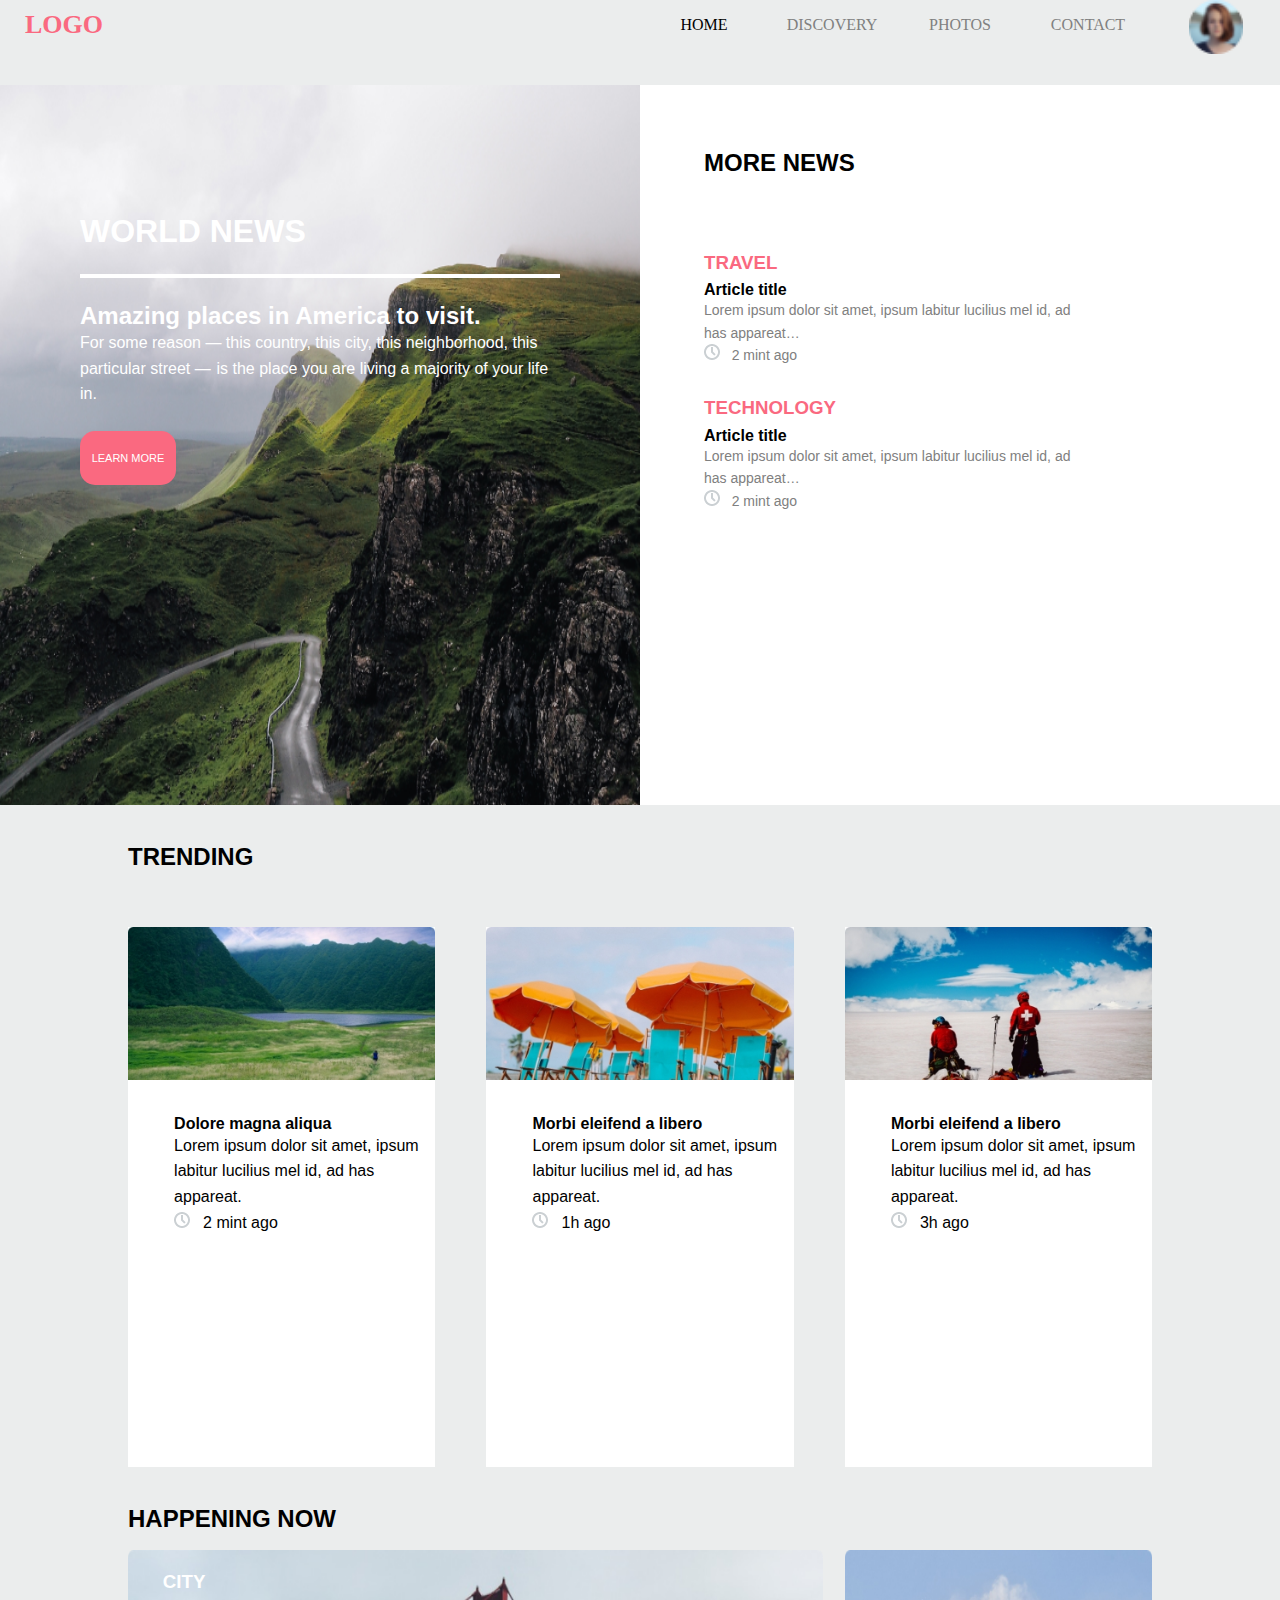
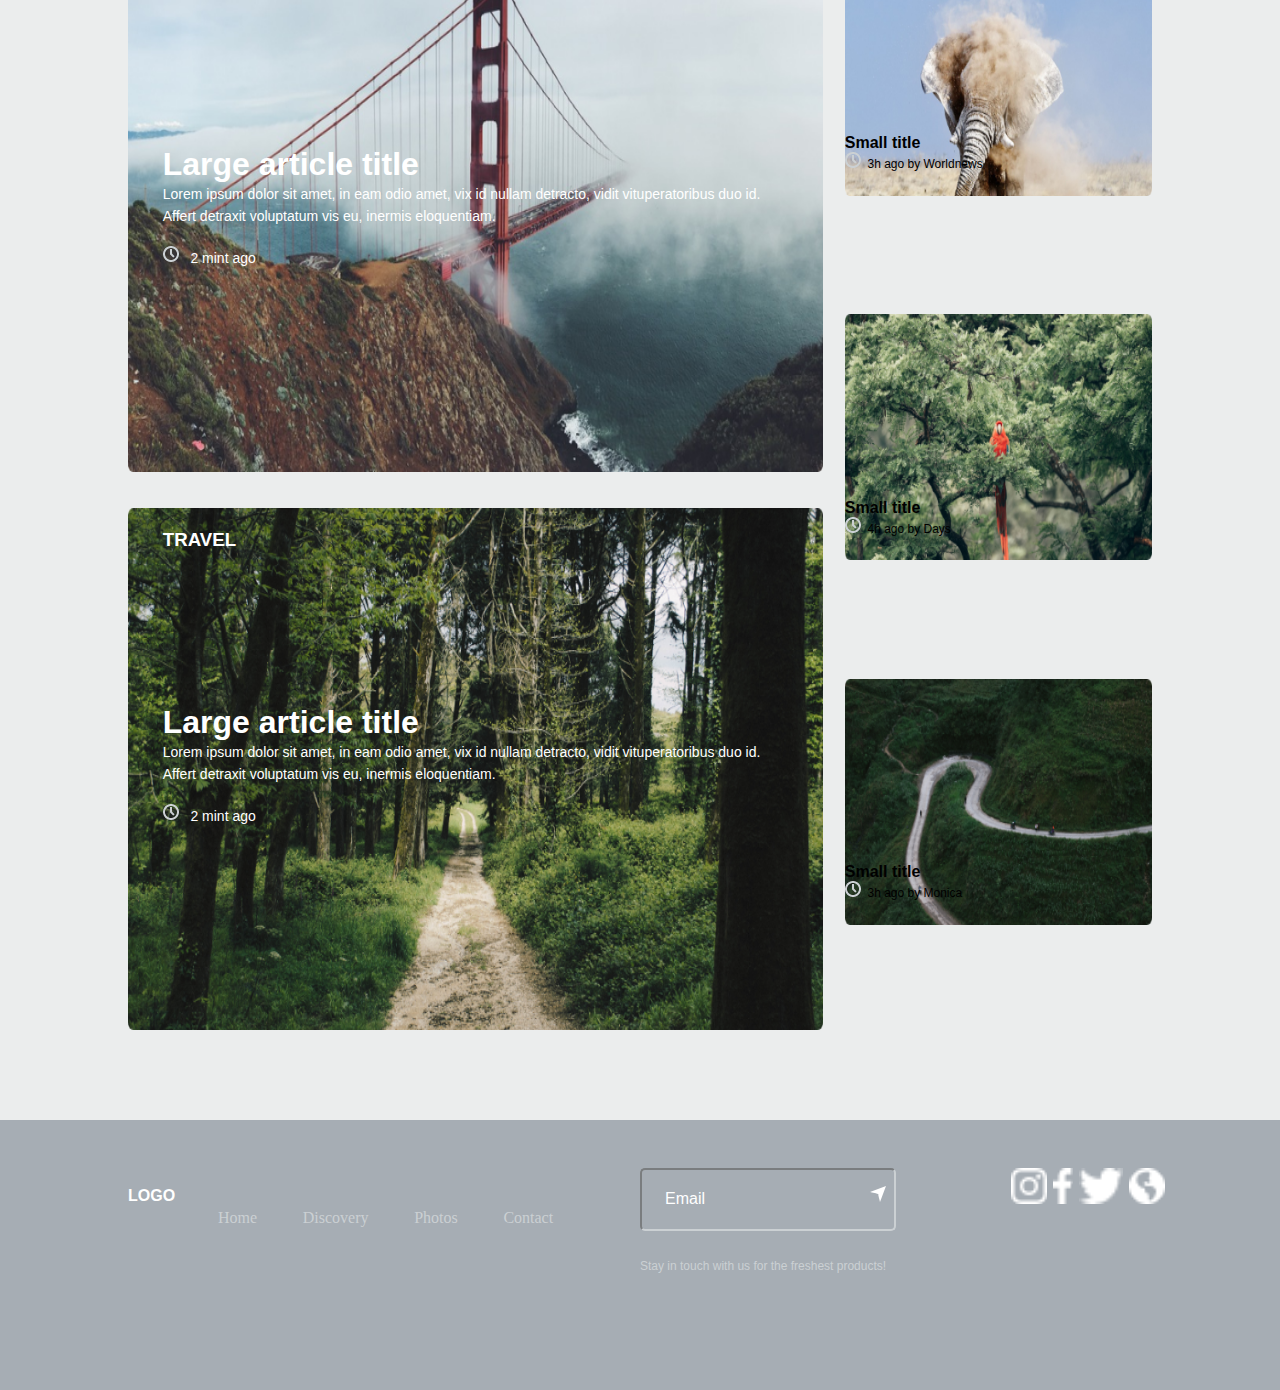
<file: index.html>
<!DOCTYPE html>
<html lang="en">
<head>
    <meta charset="UTF-8">
    <meta http-equiv="X-UA-Compatible" content="IE=edge">
    <meta name="viewport" content="width=device-width, initial-scale=1.0">
    <link rel="stylesheet" href="style.css">
    <title>World News</title>
</head>
<body>
    <!----navbar-->
    <div class="container">
        <div class="logo">LOGO</div>
        <div><a href="index.html"><span>HOME</span></a></div>
        <div><a href="discovery.html">DISCOVERY</a></div>
        <div><a href="#">PHOTOS</a></div>
        <div><a href="#">CONTACT</a></div>
        <div><img src="images/christopher-campbell-28567-unsplash.png" alt=""></div>
    </div>
    <!---navbar end-->
    <!---content-->
    <div class="world">
        <div class="divi divi2 ">
            <div class="worldnews">
                <h1>WORLD NEWS</h1>
                <hr>
                <h2>Amazing places in America to visit.</h2>
                <p>For some reason — this country, this city, this neighborhood, this particular street —  is the place you are living a majority of your life in.</p>
            <button>LEARN MORE</button>
            </div>
        </div>
        <div class="divi2">
            <div class="morenews">
                <h2>MORE NEWS</h2>
            </div>
            <div class="travel">
                <h3>TRAVEL</h3>
                <h4>Article title</h4>
                <p>Lorem ipsum dolor sit amet, ipsum labitur lucilius mel id, ad has appareat…</p>
                <p> <img src="images/time.png" alt="">&nbsp;&nbsp; 2 mint ago</p>
                <h3 class="tech">TECHNOLOGY</h3>
                <h4>Article title</h4>
                <p>Lorem ipsum dolor sit amet, ipsum labitur lucilius mel id, ad has appareat…</p>
                <p> <img src="images/time.png" alt="">&nbsp;&nbsp; 2 mint ago</p>
            </div>
        </div>
    </div>
    <div class="trend">
        <h2>TRENDING</h2>
    </div>
    <div class="trending">
        <div class="trendingimg">
            <img src="images/Image1.jpg" alt="">
            <h4>Dolore magna aliqua</h4>
            <p>Lorem ipsum dolor sit amet, ipsum labitur lucilius mel id, ad has appareat.</p>
            <p> <img src="images/time.png" alt="">&nbsp;&nbsp; 2 mint ago</p>
        </div>
        <div class="trendingimg">
            <img src="images/annie-spratt-216507-unsplash.jpg" alt="">
            <h4>Morbi eleifend a libero</h4>
            <p>Lorem ipsum dolor sit amet, ipsum labitur lucilius mel id, ad has appareat.</p>
            <p> <img src="images/time.png" alt="">&nbsp;&nbsp; 1h ago</p>
        </div>
        <div class="trendingimg">
            <img src="images/carlos-hevia-628890-unsplash.jpg" alt="">
            <h4>Morbi eleifend a libero</h4>
            <p>Lorem ipsum dolor sit amet, ipsum labitur lucilius mel id, ad has appareat.</p>
            <p> <img src="images/time.png" alt="">&nbsp;&nbsp; 3h ago</p>
        </div>
    </div>
    <div class="happ">
        <h2>HAPPENING NOW</h2>
    </div>
    <div class="largediv">
    <div class="large">
        <div class="largearticle backimg1">
            <h3>CITY</h3>
            <h1>Large article title</h1>
            <p>Lorem ipsum dolor sit amet, in eam odio amet, vix id nullam detracto, vidit vituperatoribus duo id. Affert detraxit voluptatum vis eu, inermis eloquentiam.</p>
            <p> <img src="images/time.png" alt="">&nbsp;&nbsp; 2 mint ago</p>
        </div>
        <div class="largearticle backimg2">
            <h3>TRAVEL</h3>
            <h1>Large article title</h1>
            <p>Lorem ipsum dolor sit amet, in eam odio amet, vix id nullam detracto, vidit vituperatoribus duo id. Affert detraxit voluptatum vis eu, inermis eloquentiam.</p>
            <p> <img src="images/time.png" alt="">&nbsp;&nbsp; 2 mint ago</p>
        </div>
    </div>
    <div class="title">
        <div class="small smallimg1">
            <h4>Small title</h4>
            <p><img src="images/time.png" alt="">&nbsp;&nbsp;3h ago by Worldnews</p>
        </div>
        <div class="small smallimg2">
            <h4>Small title</h4>
            <p><img src="images/time.png" alt="">&nbsp;&nbsp;4h ago by Days</p>
        </div>
        <div class="small smallimg3">
            <h4>Small title</h4>
            <p><img src="images/time.png" alt="">&nbsp;&nbsp;3h ago by Monica</p>
        </div>
    </div>
    </div>
    <!---Content end-->
    <!---footer-->
    <div class="footer">
        <div class="footerlink1">
            <h4>LOGO</h4>
          <ul class="ul1">
            <li><a href="index.html">Home</a></li>
            <li><a href="discovery.html" >Discovery</a></li>
            <li><a href="#" >Photos</a></li>
            <li><a href="#" >Contact</a></li>
            </ul>
           
        </div>
        <div class="footerlink">
            <input type="emial" placeholder="Email">
            <button><img src="images/send.png" alt=""></button>
            <p>Stay in touch with us for the freshest products!</p>
        </div>
        <div class="footerlink">
           <div class="icons">
            <a href="#"><img src="images/instagram.png" alt=""></a>
            <a href="#"><img src="images/Path 1.png" alt=""></a>
            <a href="#"><img src="images/Path 2.png" alt=""></a>
            <a href="#"><img src="images/web.png" alt=""></a>
            </div>
        </div>
    </div>
    <!--footer end-->
</body>
</html>
</file>
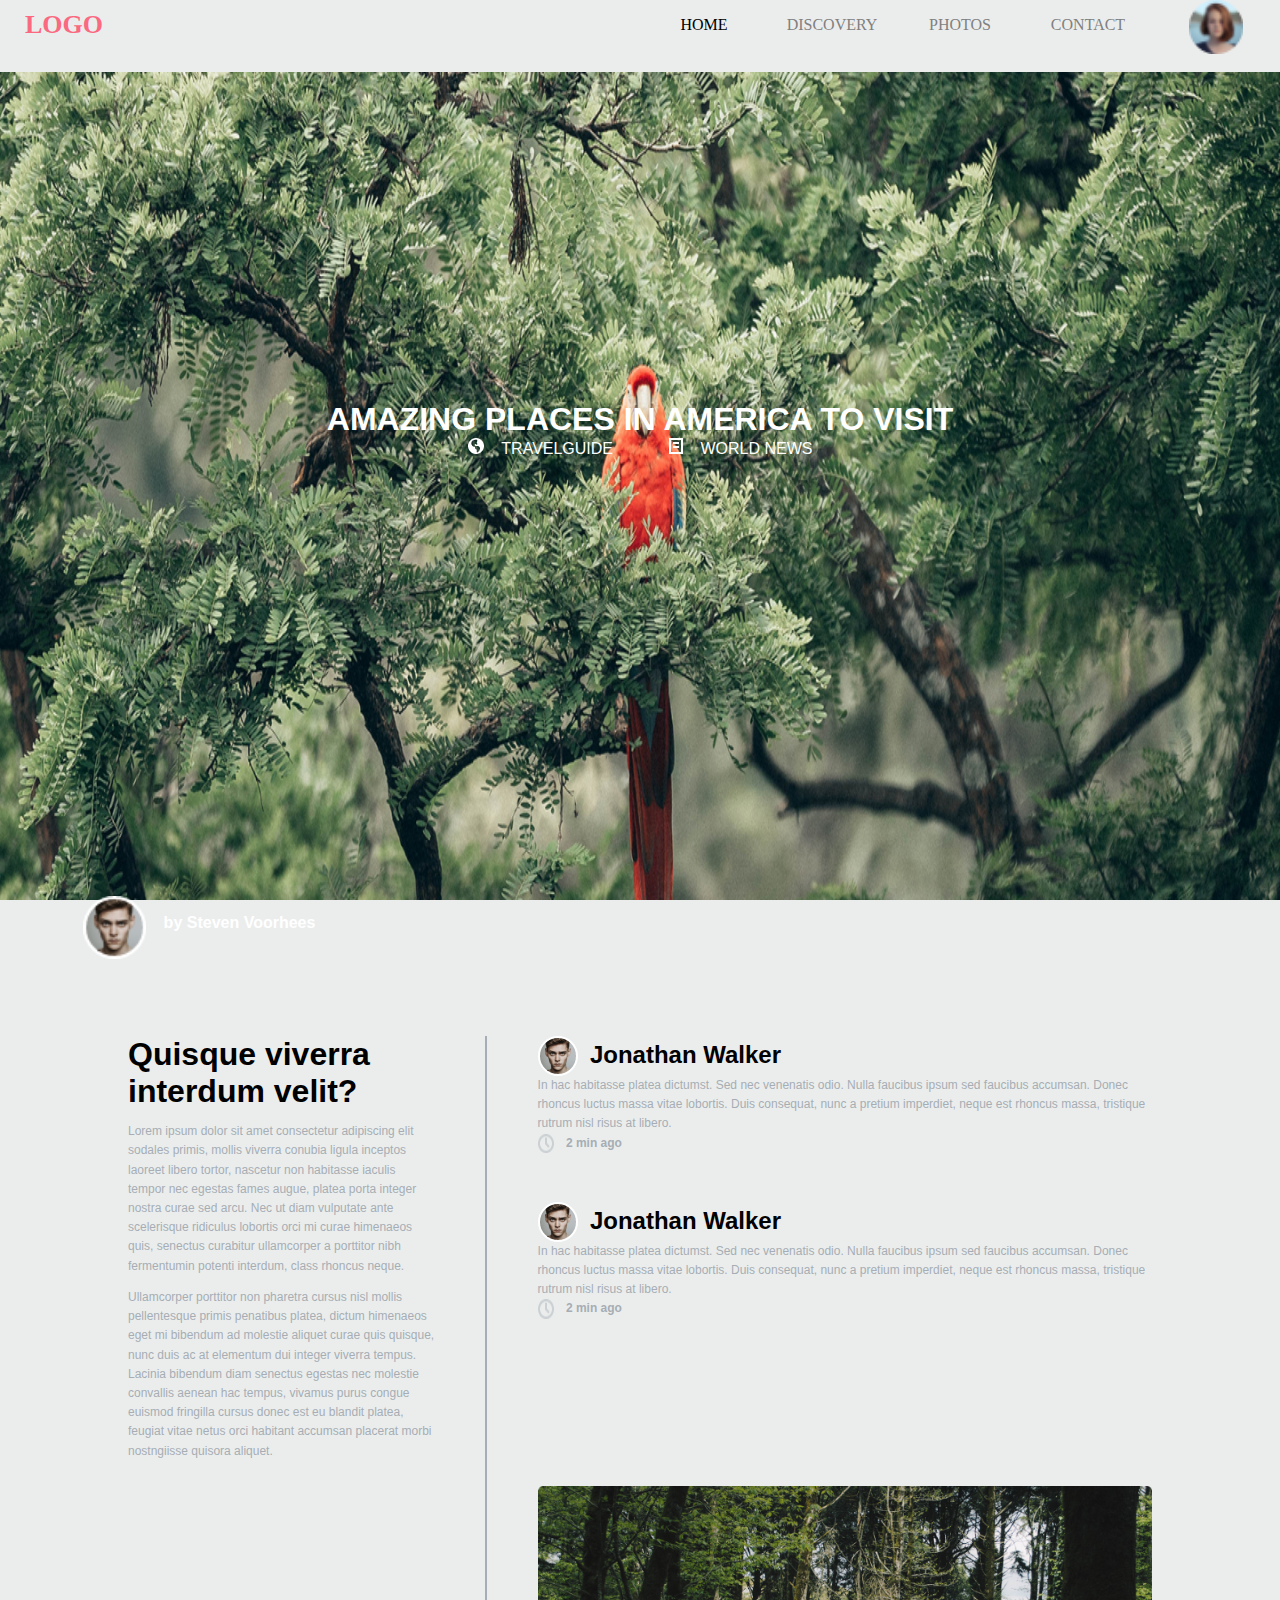
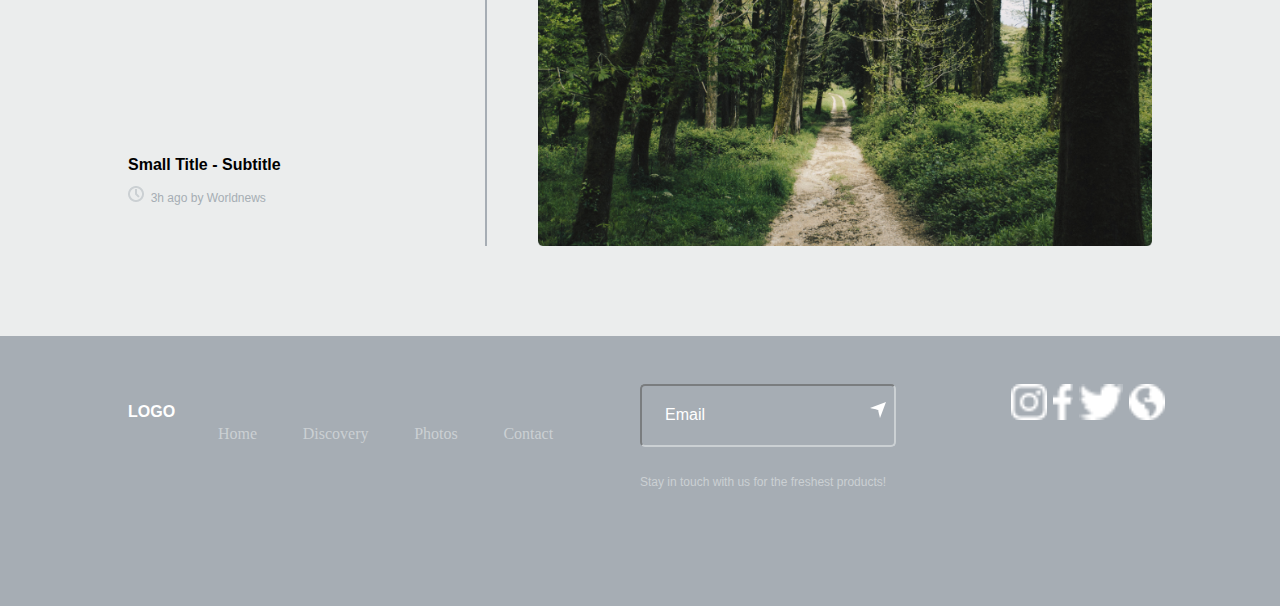
<file: discovery.html>
<!DOCTYPE html>
<html lang="en">
<head>
    <meta charset="UTF-8">
    <meta http-equiv="X-UA-Compatible" content="IE=edge">
    <meta name="viewport" content="width=device-width, initial-scale=1.0">
    <link rel="stylesheet" href="style.css">
    <title>World News</title>
</head>
<body>
    <!----navbar-->
    <div class="container">
        <div class="logo">LOGO</div>
        <div><a href="index.html"><span>HOME</span></a></div>
        <div><a href="discovery.html">DISCOVERY</a></div>
        <div><a href="#">PHOTOS</a></div>
        <div><a href="#">CONTACT</a></div>
        <div><img src="images/christopher-campbell-28567-unsplash.png" alt=""></div>
    </div>
    <!---navbar end-->
    <!---content-->
    <div class="amazing">
        <div class="headdiv">
            <h1>AMAZING PLACES IN AMERICA TO VISIT</h1>
            <p><img src="images/web.png" alt=""> &nbsp;&nbsp;&nbsp;TRAVELGUIDE <span><img src="images/topic.png" alt=""></span> &nbsp;&nbsp;&nbsp;WORLD NEWS</p>
        </div>
        <div class="avter"><img src="images/avatar.png" alt=""><p>by Steven Voorhees</p></div>
    </div>
    <div class="quisque">
        <div class="quisque1">
            <div class="viverra">
                <h1>Quisque viverra interdum velit?</h1>
                <p>Lorem ipsum dolor sit amet consectetur adipiscing elit sodales primis, mollis viverra conubia ligula inceptos laoreet libero tortor, nascetur non habitasse iaculis tempor nec egestas fames augue, platea porta integer nostra curae sed arcu. Nec ut diam vulputate ante scelerisque ridiculus lobortis orci mi curae himenaeos quis, senectus curabitur ullamcorper a porttitor nibh fermentumin potenti interdum, class rhoncus neque.
                </p>
                <p>Ullamcorper porttitor non pharetra cursus nisl mollis pellentesque primis penatibus platea, dictum himenaeos eget mi bibendum ad molestie aliquet curae quis quisque, nunc duis ac at elementum dui integer viverra tempus. Lacinia bibendum diam senectus egestas nec molestie convallis aenean hac tempus, vivamus purus congue euismod fringilla cursus donec est eu blandit platea, feugiat vitae netus orci habitant accumsan placerat morbi nostngiisse quisora aliquet.</p>
            </div>
            <div class="subtitle">
                <h4>Small Title - Subtitle</h4>
                <p> <img src="images/time.png" alt="">&nbsp;&nbsp;3h ago by Worldnews</p>
            </div>
        </div>
        <div class="line"></div>
        <div class="jonathan">
            <div class="jonadiv1">
               <div class="avter"><img src="images/avatar.png" alt=""><h2>Jonathan Walker</h2></div>
               <p>In hac habitasse platea dictumst. Sed nec venenatis odio. Nulla faucibus ipsum sed faucibus accumsan. Donec rhoncus luctus massa vitae lobortis. Duis consequat, nunc a pretium imperdiet, neque est rhoncus massa, tristique rutrum nisl risus at libero.</p>
               <div class="avter"><img src="images/time.png" alt=""><p>2 min ago</p></div>
               <div class="avter dis1"><img src="images/avatar.png" alt=""><h2>Jonathan Walker</h2></div>
               <p>In hac habitasse platea dictumst. Sed nec venenatis odio. Nulla faucibus ipsum sed faucibus accumsan. Donec rhoncus luctus massa vitae lobortis. Duis consequat, nunc a pretium imperdiet, neque est rhoncus massa, tristique rutrum nisl risus at libero.</p>
               <div class="avter"><img src="images/time.png" alt=""><p>2 min ago</p></div>
            </div>
            <div class="jonadiv2">
                <img src="images/back2.png" alt="">
            </div>
        </div>
    </div> 
    <!----content end-->
      <!---footer-->
      <div class="footer">
        <div class="footerlink1">
            <h4>LOGO</h4>
          <ul class="ul1">
            <li><a href="index.html" >Home</a></li>
            <li><a href="discovery.html" >Discovery</a></li>
            <li><a href="#" >Photos</a></li>
            <li><a href="#" >Contact</a></li>
            </ul>
        </div>
        <div class="footerlink">
            <input type="emial" placeholder="Email">
            <button><img src="images/send.png" alt=""></button>
            <p>Stay in touch with us for the freshest products!</p>
        </div>
        <div class="footerlink">
           <div class="icons">
            <a href="#"><img src="images/instagram.png" alt=""></a>
            <a href="#"><img src="images/Path 1.png" alt=""></a>
            <a href="#"><img src="images/Path 2.png" alt=""></a>
            <a href="#"><img src="images/web.png" alt=""></a>
            </div>
        </div>
    </div>
    <!--footer end-->
    </body>
    </html>
</file>
<file: style.css>
*
{
    margin: 0;
    padding: 0;
    box-sizing: border-box;
}
::placeholder
{
    color: #ffffff;
}
h1,h2,h3,h4,p
{
    font-family: arial;
}
body
{
    background-color: #EBEDED;
}
/*------navbar start----*/
.container
{
    width: 100%;
    height: 8vh;
    display: flex;
}
.logo
{
    margin-right: 40%;
    color: #FA6980;
    font-size: 26px;
    font-weight: bolder;
}
.container div
{
    width: 30%;
    text-align: center;
    line-height: 50PX;
}
.container div a
{
    text-decoration: none;
    color: gray;
}
.container div img
{
    height: 6vh;
}
span
{
    color: black;
}
/*-----navbar end----*/
/*------content start---*/
.world
{
    display: flex;
    width: 100%;
    height: 80vh;
    margin-top: 1%;
}
.world .divi2
{
    width: 50%;
    height: 80vh;
    background-color: #ffffff;
}
.world .divi
{
    background: url(images/Image.png);
    background-size: 100% 100%;
}
.world .divi .worldnews
{
    width: 75%;
    height: 38vh;
    margin: 20% 0 0 12.5%;
}
.world .divi .worldnews h1,.world .divi .worldnews h2
{
    color: white;
}
.world .divi .worldnews hr
{
    background-color: white;
    height: 0.5vh;
    border: none;
    margin-top: 5%;
    margin-bottom: 5%;
}
.world .divi .worldnews p
{
    color: white;
    line-height: 1.6;
}
.world .divi .worldnews button
{
    color: white;
    text-align: center;
    background-color: #FA6980;
    width: 20%;
    height: 6vh;
    border-radius: 15px;
    font-size: 11px;
    border: none;
    margin-top: 5%;
}
.world .divi2 .morenews
{
    width: 60%;
    height: 10vh;
    margin: 10% 0 0 10%;
}
.world .divi2 .travel
{
    width: 60%;
    height: 46vh;
    margin: 2% 0 0 10%;  
}
.world .divi2 .travel h3
{
    color: #FA6980;
    margin-bottom: 2%;
}
.world .divi2 .travel p
{
    color: gray;
    line-height: 1.6;
    font-size: 14px;
}
.world .divi2 .travel .tech
{
    margin-top: 8%;
}
.trend,.happ
{
    width: 80%;
    height: 5vh;
    margin: auto;
    margin-top: 3%;
}
.trending
{
    width: 80%;
    height: 60vh;
    margin: auto;
    margin-top: 3%;
    display: flex;
    justify-content: space-between;
}
.trending .trendingimg
{
    width: 30%;
    background-color: #ffffff;
}
.trending .trendingimg img
{
    width: 100%;
}
.trending .trendingimg h4
{
    padding-top: 10%;
    padding-left: 15%;
}
.trending .trendingimg p
{
    line-height: 1.6;
    padding-left: 15%
}
.trending .trendingimg p img
{
    width: 6%;
}
.largediv
{
    width: 80%;
    height: 120vh;
    margin: auto;
    display: flex;
}
.large
{
    display: flex;
    flex-direction: column;
    justify-content: space-between;
    width: 70%;
    height: 120vh;
}
.large .largearticle
{
    width: 97%;
    height: 58vh;
}
.large .backimg1
{
    background: url(images/back1.png);
    background-size: 100% 100%;
}
.large .backimg1 h3,.large .backimg2 h3
{
    color: #ffffff;
    padding: 3% 0 0 5%;

}
.large .backimg1 h1,.large .backimg2 h1
{
    color: #ffffff;
    padding: 22% 0 0 5%;

}
.large .backimg1 p,.large .backimg2 p
{
    color: #ffffff;
    margin:  0 0 0 5%;
    font-size: 14px;
    width: 90%;
    line-height: 1.6;
}
.large .backimg1 p img,.large .backimg2 p img
{
    margin-top: 3%;
}
.large .backimg2
{
    background: url(images/back2.png);
    background-size: 100% 100%;
}
.title
{
    width: 30%;
    height: 120vh;
    display: flex;
    flex-direction: column;
    justify-content: space-between;
    
}
.title .small
{
    width: 100%;
    height: 39vh;
}
.title .smallimg1
{
    background: url(images/small1.png);
    background-size: 100% 70%;
    background-repeat: no-repeat;
}
.title .small h4
{
    margin-top: 60%;
}
.title .small p
{
    font-size: 12px;
    line-height: 1.6;
}
.title .smallimg2
{
    background: url(images/small2.png);
    background-size: 100% 70%;
    background-repeat: no-repeat;
}
.title .smallimg3
{
    background: url(images/small3.png);
    background-size: 100% 70%;
    background-repeat: no-repeat;
}
/*------content end---*/

/*----footer-----*/
.footer
{
    width: 100%;
    height: 30vh;
    background: #A6ADB4;
    margin-top: 7%;
    display: flex;
    align-items: center;
}
.footer .footerlink1
{
    width: 35%;
    height: 25vh;
    margin-left: 10%;   
}
.footer .footerlink
{
    width: 20%;
    height: 25vh;
    margin-left: 5%;  
}
.footer .footerlink1 h4
{
    color: #ffffff;
    width: 20%;
    margin-top: 10%;
}
.footer .footerlink1 a
{
    text-decoration: none;
    color: #CBD0D3;
}
.footer .footerlink1 ul
{
    display: flex;
    list-style-type: none;
    margin-left: 10%;
    justify-content: space-around;
    align-content: space-around;

}
.footer .footerlink1 .ul1
{
    margin-left: 15%;
    
}
.footer .footerlink1 ul li
{
    line-height: 1.6;
}
.footer .footerlink input
{
    margin-top: 10%;
    height: 7vh;
    background: transparent;
    border-color: #CBD0D3;
    border-radius: 5px;
    padding-left: 9%;
    font-size: 16px;
    width: 100%;
    color: #ffffff;
}
.footer .footerlink button
{
    background: transparent;
    border: none;
    position: relative;
    left: 90%;
    top: -20%;
}
.footer .footerlink p
{
    font-size: 12px;
    color: #CBD0D3;
    line-height: 2.6;
}
.footer .footerlink .icons
{
    width: 60%;
    height: 5vh;
    margin: auto;
    margin-top: 10%;
    display: flex;
    justify-content: space-between;
}
.footer .footerlink .icons img
{
    height: 4vh;
    margin-right: 7%;
}
/*-----footer end----*/
/*----------------------Discovery page-------------*/
.amazing
{
    width: 100%;
    height: 100vh;
    background: url(images/bg3.png);
    background-size: 100% 100%;
    background-attachment: fixed;
    display: flex;
    justify-content: center;
    align-items: center;
    flex-direction: column;
}
.amazing .headdiv
{
    width: 80%;
    height: 20vh;
    text-align: center;
}
.amazing .headdiv h1
{
    color: #ffffff;
}
.amazing .headdiv p
{
    color: #ffffff;
}
.amazing .headdiv p span
{
    padding-left: 5%;
}
.amazing .avter
{
    
    width: 17%;
    height: 7vh;
    position: relative;
    top: 35%;
    left: -35%;
    color: #ffffff;
    font-weight: bolder;
    display: flex;
}
.amazing .avter p
{
    position: relative;
    top: 30%;
    left: 8%;
}
.quisque
{
    width: 80%;
    height: 90vh;
    margin: auto;
    margin-top: 5%;
    margin-bottom: 5%;
    display: flex;
    justify-content: space-between;
}
.quisque .quisque1
{
    width: 30%;
    height: 90vh;
    display: flex;
    flex-direction: column;
    justify-content: space-between;
}
.quisque .line
{
    width: 0.1%;
    height: 90vh;
    border: solid 1px #A6ADB4;
}
.quisque .jonathan
{
    width: 60%;
    height: 90vh;
}
.quisque .quisque1 .viverra
{
    width: 100%;
    height: 70vh;
}
.quisque .quisque1 .subtitle
{
    width: 100%;
    height: 10vh;
}
.quisque .quisque1 .viverra p,.quisque .quisque1 .subtitle p
{
    line-height: 1.6;
    margin-top: 4%;
    color: #A6ADB4;
    font-size: 12px;
}
.quisque .jonathan .jonadiv1
{
    width: 100%;
    height: 50vh;
}
.quisque .jonathan .jonadiv2
{
    width: 100%;
    height: 40vh; 
}
.quisque .jonathan .jonadiv1 .avter
{
    position: relative;
    font-weight: bolder;
    display: flex;
}
.quisque .jonathan .jonadiv1 .avter h2
{
    position: relative;
    left: 2%;
    line-height: 1.6; 
}
.quisque .jonathan .jonadiv1 p
{
    line-height: 1.6;
    color: #A6ADB4;
    font-size: 12px;
}
.quisque .jonathan .jonadiv1 .avter p
{
    margin-left: 2%;
}
.quisque .jonathan .jonadiv1 .dis1
{
    margin-top: 8%;
}
.quisque .jonathan .jonadiv2 img
{
    width: 100%;
    height: 40vh;
}
/*-----content end----*/
</file>
